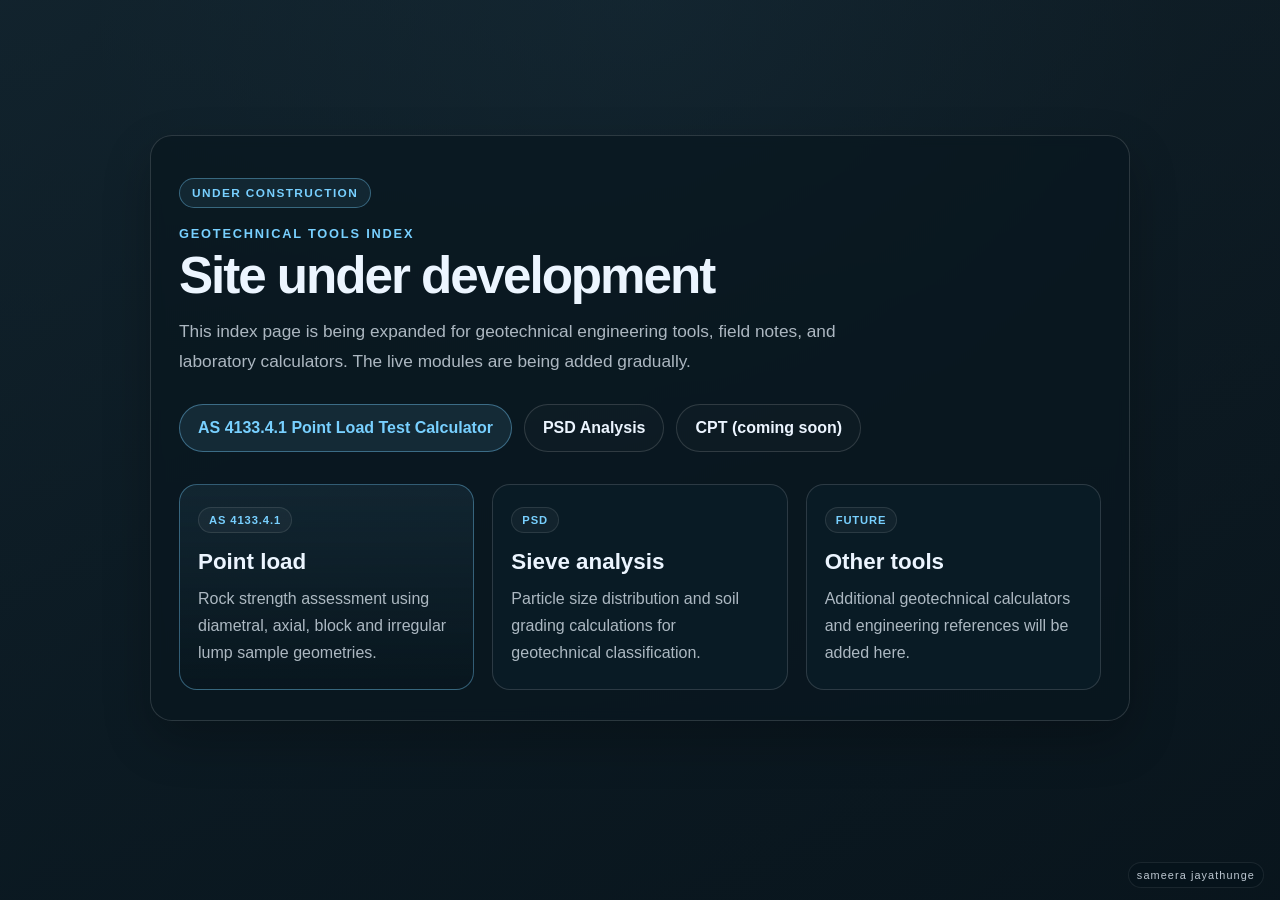
<file: index.html>
<!DOCTYPE html>
<html lang="en">
  <head>
    <meta charset="UTF-8" />
    <meta name="viewport" content="width=device-width, initial-scale=1.0" />
    <title>Geotechnical Tools Index • Under Construction</title>
    <meta
      name="description"
      content="Geotechnical Tools Index under construction with live calculators for soil and rock testing."
    />
    <link rel="stylesheet" href="style.css" />
  </head>
  <body class="construction-page">
    <div class="construction-shell">
      <div class="construction-badge">Under construction</div>

      <header class="hero">
        <p class="eyebrow">Geotechnical Tools Index</p>
        <h1>Site under development</h1>
        <p class="intro">
          This index page is being expanded for geotechnical engineering tools, field notes,
          and laboratory calculators. The live modules are being added gradually.
        </p>
      </header>

      <nav class="tool-nav" aria-label="Geotechnical tools">
        <a class="tool-link active" href="https://sameeraphy.github.io/as1726_geotech/point-load-test-calculator/">AS 4133.4.1 Point Load Test Calculator</a>
        <a class="tool-link" href="https://sameeraphy.github.io/as1726_geotech/PSD/">PSD Analysis</a>
        <a class="tool-link" href="#">CPT (coming soon)</a>
      </nav>

      <section class="module-grid" aria-label="Available modules">
        <article class="module-card active">
          <span class="tag">AS 4133.4.1</span>
          <h2>Point load</h2>
          <p>Rock strength assessment using diametral, axial, block and irregular lump sample geometries.</p>
        </article>

        <article class="module-card">
          <span class="tag">PSD</span>
          <h2>Sieve analysis</h2>
          <p>Particle size distribution and soil grading calculations for geotechnical classification.</p>
        </article>

        <article class="module-card">
          <span class="tag">Future</span>
          <h2>Other tools</h2>
          <p>Additional geotechnical calculators and engineering references will be added here.</p>
        </article>
      </section>
    </div>

    <div class="signature">sameera jayathunge</div>
  </body>
</html>
</file>
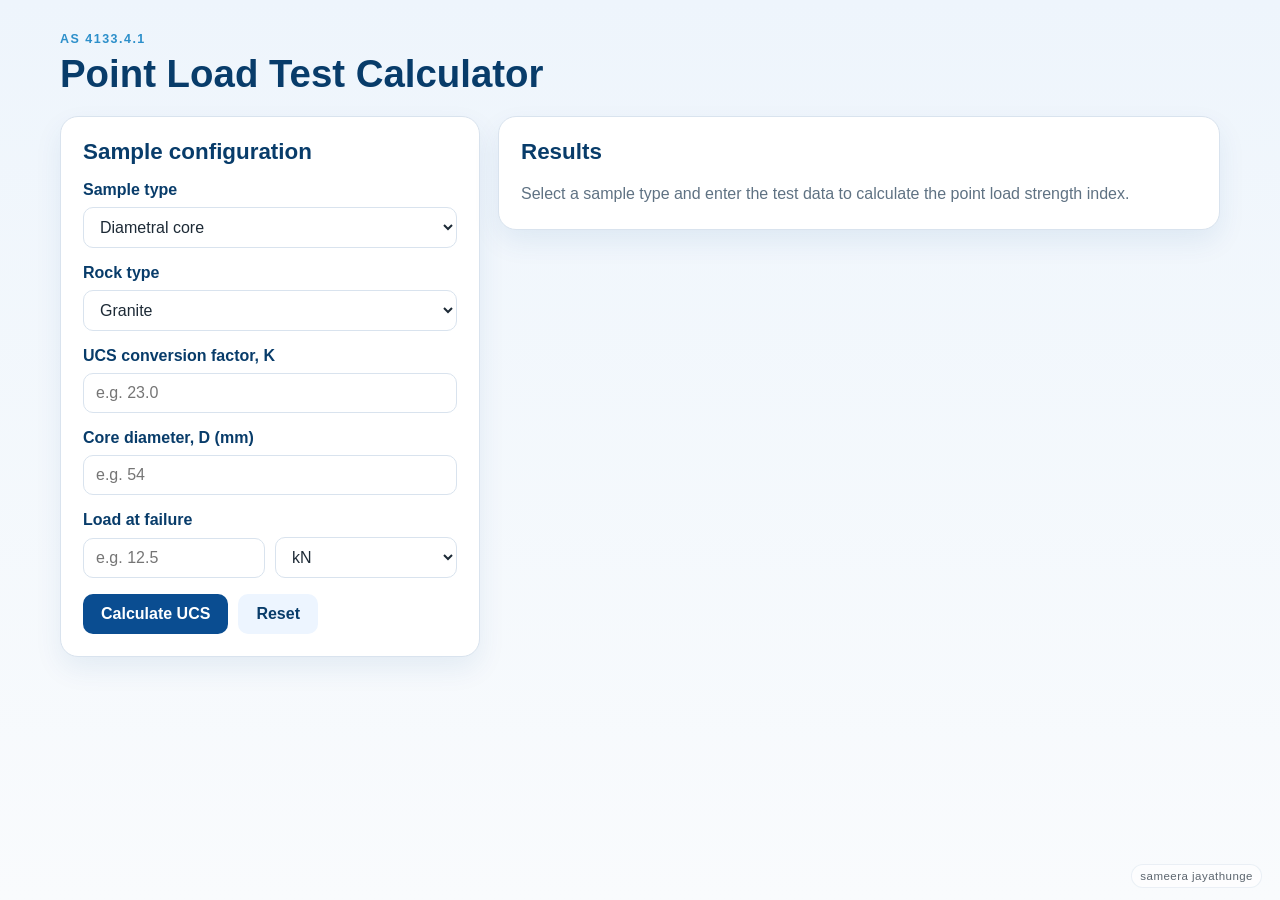
<file: point-load-test-calculator/index.html>
<!DOCTYPE html>
<html lang="en">
  <head>
    <meta charset="UTF-8" />
    <meta name="viewport" content="width=device-width, initial-scale=1.0" />
    <title>AS 4133.4.1 Point Load Test Calculator</title>
    <link rel="stylesheet" href="style.css" />
  </head>
  <body>
    <div class="page-shell">
      <header class="page-header">
        <div>
          <p class="eyebrow">AS 4133.4.1</p>
          <h1>Point Load Test Calculator</h1>
        </div>
      </header>

      <main class="app-grid">
        <section class="panel input-panel">
          <h2>Sample configuration</h2>

          <div class="field-group">
            <label for="sampleType">Sample type</label>
            <select id="sampleType">
              <option value="diametral">Diametral core</option>
              <option value="axial">Axial core</option>
              <option value="block">Block</option>
              <option value="irregular">Irregular lump</option>
            </select>
          </div>

          <div class="field-group">
            <label for="rockType">Rock type</label>
            <select id="rockType">
              <option value="granite">Granite</option>
              <option value="basalt">Basalt</option>
              <option value="limestone">Limestone</option>
              <option value="sandstone">Sandstone</option>
              <option value="siltstone">Siltstone</option>
              <option value="mudstone">Mudstone / shale</option>
              <option value="schist">Schist / gneiss</option>
              <option value="marble">Marble</option>
            </select>
          </div>

          <div class="field-group">
            <label for="kFactor">UCS conversion factor, K</label>
            <input
              id="kFactor"
              type="number"
              step="0.1"
              min="0.1"
              placeholder="e.g. 23.0"
            />
          </div>

          <div id="dynamicInputs"></div>

          <div class="field-group inline unit-group">
            <label for="loadUnit">Load at failure</label>
            <div class="inline-inputs">
              <input id="peakLoad" type="number" step="0.01" placeholder="e.g. 12.5" />
              <select id="loadUnit">
                <option value="kN">kN</option>
                <option value="N">N</option>
              </select>
            </div>
          </div>

          <div class="button-row">
            <button id="calculateBtn" type="button">Calculate UCS</button>
            <button id="resetBtn" type="button" class="secondary">Reset</button>
          </div>
        </section>

        <section class="panel results-panel">
          <h2>Results</h2>
          <div id="results" class="results-empty">
            Select a sample type and enter the test data to calculate the point load strength index.
          </div>
        </section>
      </main>
    </div>

    <div class="signature">sameera jayathunge</div>
    <script src="script.js"></script>
  </body>
</html>
</file>
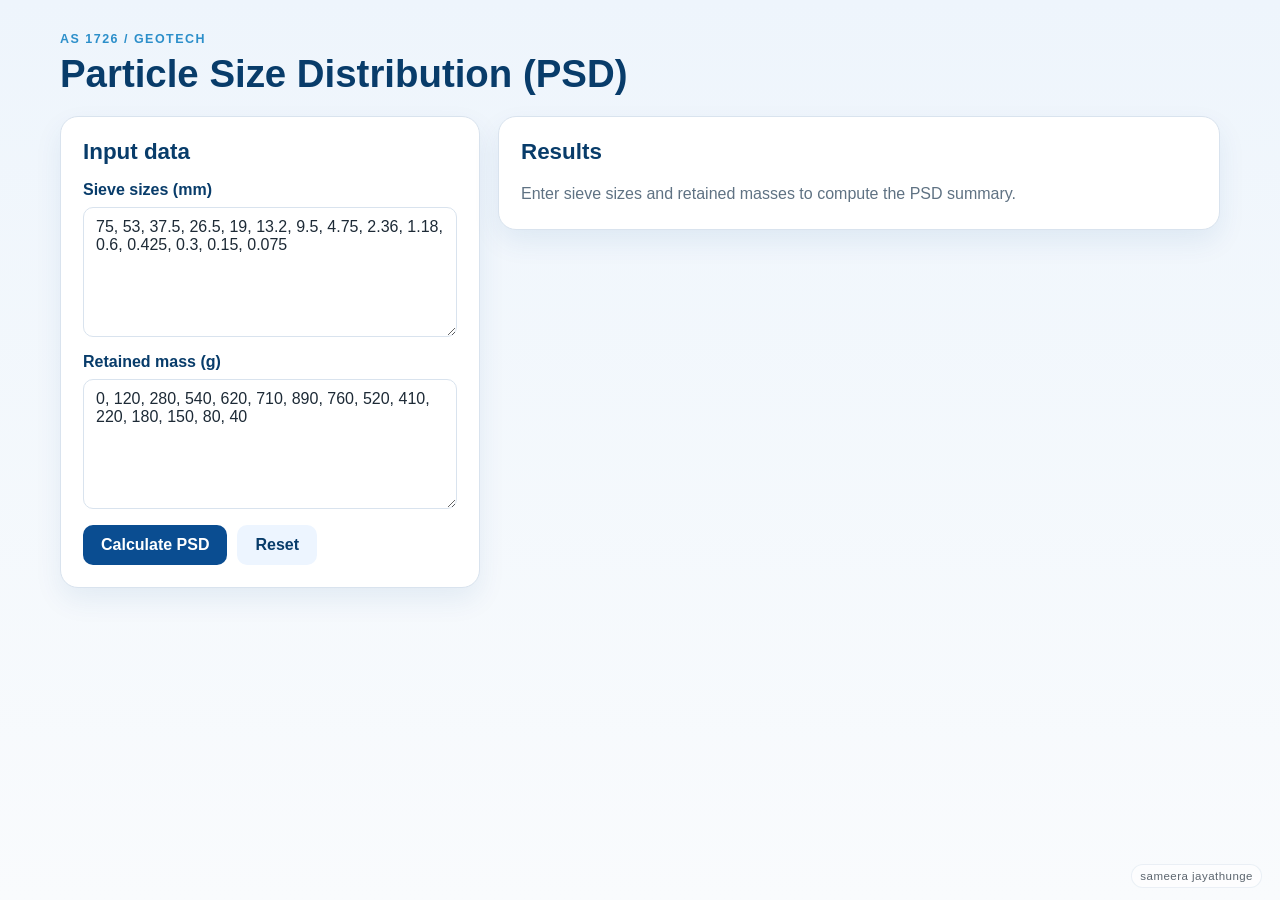
<file: PSD/index.html>
<!DOCTYPE html>
<html lang="en">
  <head>
    <meta charset="UTF-8" />
    <meta name="viewport" content="width=device-width, initial-scale=1.0" />
    <title>PSD Analysis</title>
    <link rel="stylesheet" href="style.css" />
  </head>
  <body>
    <div class="page-shell">
      <header class="page-header">
        <div>
          <p class="eyebrow">AS 1726 / Geotech</p>
          <h1>Particle Size Distribution (PSD)</h1>
        </div>
      </header>

      <main class="app-grid">
        <section class="panel input-panel">
          <h2>Input data</h2>

          <div class="field-group">
            <label for="sieveSizes">Sieve sizes (mm)</label>
            <textarea id="sieveSizes" rows="6" placeholder="e.g. 75, 53, 37.5, 26.5, 19, 13.2, 9.5, 4.75, 2.36, 1.18, 0.6, 0.425, 0.3, 0.15, 0.075">75, 53, 37.5, 26.5, 19, 13.2, 9.5, 4.75, 2.36, 1.18, 0.6, 0.425, 0.3, 0.15, 0.075</textarea>
          </div>

          <div class="field-group">
            <label for="retainedMasses">Retained mass (g)</label>
            <textarea id="retainedMasses" rows="6" placeholder="e.g. 0, 120, 280, 540, 620, 710, 890, 760, 520, 410, 220, 180, 150, 80, 40">0, 120, 280, 540, 620, 710, 890, 760, 520, 410, 220, 180, 150, 80, 40</textarea>
          </div>

          <div class="button-row">
            <button id="calculateBtn" type="button">Calculate PSD</button>
            <button id="resetBtn" type="button" class="secondary">Reset</button>
          </div>
        </section>

        <section class="panel results-panel">
          <h2>Results</h2>
          <div id="results" class="results-empty">
            Enter sieve sizes and retained masses to compute the PSD summary.
          </div>
        </section>
      </main>
    </div>

    <div class="signature">sameera jayathunge</div>
    <script src="script.js"></script>
  </body>
</html>
</file>
<file: style.css>
:root {
  --bg: #071a23;
  --panel: rgba(11, 29, 39, 0.88);
  --panel-strong: rgba(15, 38, 49, 0.96);
  --primary: #78d0ff;
  --primary-strong: #41b2e3;
  --text: #ecf5ff;
  --muted: rgba(236, 245, 255, 0.72);
  --border: rgba(255, 255, 255, 0.14);
  --shadow: 0 20px 48px rgba(0, 0, 0, 0.24);
}

* {
  box-sizing: border-box;
}

html {
  scroll-behavior: smooth;
}

body {
  margin: 0;
  font-family: "Segoe UI", Tahoma, sans-serif;
  background: linear-gradient(180deg, #061721 0%, #0b2231 100%);
  color: var(--text);
  min-height: 100vh;
}

a {
  color: inherit;
  text-decoration: none;
}

.construction-page {
  min-height: 100vh;
  display: flex;
  align-items: center;
  justify-content: center;
  padding: 36px 20px 80px;
  position: relative;
  background-image:
    linear-gradient(rgba(5, 18, 26, 0.68), rgba(5, 18, 26, 0.82)),
    radial-gradient(circle at top, rgba(120, 208, 255, 0.12), transparent 50%),
    linear-gradient(135deg, rgba(21, 51, 67, 0.9), rgba(7, 16, 23, 0.92));
}

.construction-shell {
  width: min(980px, 100%);
  background: rgba(9, 23, 31, 0.72);
  border: 1px solid var(--border);
  border-radius: 22px;
  box-shadow: var(--shadow);
  padding: 42px 28px 30px;
  backdrop-filter: blur(6px);
}

.construction-badge {
  display: inline-flex;
  align-items: center;
  justify-content: center;
  padding: 7px 12px;
  border-radius: 999px;
  border: 1px solid rgba(120, 208, 255, 0.38);
  background: rgba(120, 208, 255, 0.08);
  color: var(--primary);
  font-size: 0.74rem;
  letter-spacing: 0.12em;
  text-transform: uppercase;
  font-weight: 800;
}

.hero {
  margin-top: 18px;
}

.eyebrow {
  margin: 0 0 8px;
  color: var(--primary);
  font-size: 0.8rem;
  font-weight: 700;
  letter-spacing: 0.14em;
  text-transform: uppercase;
}

.hero h1 {
  margin: 0 0 14px;
  font-size: clamp(2.5rem, 4vw, 4.2rem);
  line-height: 1.05;
  letter-spacing: -0.04em;
}

.intro {
  margin: 0;
  max-width: 680px;
  color: var(--muted);
  line-height: 1.7;
  font-size: 1.08rem;
}

.tool-nav {
  display: flex;
  flex-wrap: wrap;
  gap: 12px;
  margin-top: 28px;
}

.tool-link {
  display: inline-flex;
  align-items: center;
  justify-content: center;
  min-height: 48px;
  padding: 0 18px;
  border: 1px solid var(--border);
  border-radius: 999px;
  background: rgba(255, 255, 255, 0.02);
  color: var(--text);
  font-weight: 600;
  transition: transform 0.2s ease, border-color 0.2s ease;
}

.tool-link:hover {
  transform: translateY(-1px);
  border-color: rgba(120, 208, 255, 0.5);
}

.tool-link.active {
  background: rgba(120, 208, 255, 0.1);
  border-color: rgba(120, 208, 255, 0.4);
  color: var(--primary);
}

.module-grid {
  display: grid;
  grid-template-columns: repeat(3, minmax(0, 1fr));
  gap: 18px;
  margin-top: 32px;
}

.module-card {
  background: var(--panel);
  border: 1px solid var(--border);
  border-radius: 18px;
  padding: 22px 18px;
  min-height: 180px;
}

.module-card.active {
  background: linear-gradient(180deg, rgba(120, 208, 255, 0.08), rgba(9, 23, 31, 0.92));
  border-color: rgba(120, 208, 255, 0.38);
}

.tag {
  display: inline-flex;
  align-items: center;
  border-radius: 999px;
  background: rgba(255, 255, 255, 0.04);
  border: 1px solid rgba(255, 255, 255, 0.1);
  color: var(--primary);
  padding: 6px 10px;
  font-size: 0.7rem;
  font-weight: 700;
  letter-spacing: 0.08em;
  text-transform: uppercase;
}

.module-card h2 {
  margin: 16px 0 10px;
  font-size: 1.4rem;
}

.module-card p {
  margin: 0;
  color: var(--muted);
  line-height: 1.7;
}

.signature {
  position: fixed;
  right: 16px;
  bottom: 12px;
  font-size: 0.68rem;
  letter-spacing: 0.1em;
  text-transform: lowercase;
  color: rgba(236, 245, 255, 0.8);
  background: rgba(6, 20, 28, 0.64);
  border: 1px solid rgba(255, 255, 255, 0.08);
  border-radius: 999px;
  padding: 6px 8px;
}

@media (max-width: 760px) {
  .construction-shell {
    padding: 30px 18px 24px;
  }

  .module-grid {
    grid-template-columns: 1fr;
  }

  .tool-nav {
    flex-direction: column;
  }

  .tool-link {
    width: 100%;
  }
}
</file>
<file: point-load-test-calculator/style.css>
:root {
  --bg: #f3f7fb;
  --panel: #ffffff;
  --panel-alt: #edf5ff;
  --primary: #0a4d91;
  --primary-deep: #083c6a;
  --accent: #2c8fca;
  --text: #1d2a36;
  --muted: #5f7283;
  --border: #d9e3ee;
  --danger: #b42318;
  --success: #0f766e;
  --shadow: 0 12px 28px rgba(10, 77, 145, 0.08);
}

* {
  box-sizing: border-box;
}

body {
  margin: 0;
  font-family: "Segoe UI", Tahoma, sans-serif;
  background: linear-gradient(180deg, #eef5fc 0%, #f9fbfd 100%);
  color: var(--text);
  min-height: 100vh;
  position: relative;
}

.page-shell {
  max-width: 1200px;
  margin: 0 auto;
  padding: 32px 20px 48px;
}

.page-header {
  margin-bottom: 20px;
}

.eyebrow {
  margin: 0 0 6px;
  color: var(--accent);
  font-size: 0.78rem;
  font-weight: 700;
  letter-spacing: 0.12em;
  text-transform: uppercase;
}

h1 {
  margin: 0;
  font-size: clamp(2rem, 3vw, 2.8rem);
  color: var(--primary-deep);
}

h2 {
  margin: 0 0 16px;
  font-size: 1.4rem;
  color: var(--primary-deep);
}

.app-grid {
  display: grid;
  grid-template-columns: minmax(300px, 420px) minmax(0, 1fr);
  gap: 18px;
  align-items: start;
}

.panel {
  background: var(--panel);
  border: 1px solid var(--border);
  border-radius: 18px;
  box-shadow: var(--shadow);
  padding: 22px;
}

.field-group {
  display: flex;
  flex-direction: column;
  gap: 8px;
  margin-bottom: 16px;
}

.inline {
  margin-top: 12px;
}

.inline-inputs {
  display: flex;
  gap: 10px;
  align-items: center;
}

label {
  font-weight: 600;
  color: var(--primary-deep);
}

input,
select,
button {
  font: inherit;
}

input,
select {
  width: 100%;
  border: 1px solid var(--border);
  border-radius: 10px;
  padding: 10px 12px;
  background: #fff;
  color: var(--text);
}

input:focus,
select:focus {
  outline: 2px solid rgba(44, 143, 202, 0.2);
  border-color: var(--accent);
}

button {
  border: none;
  border-radius: 10px;
  padding: 11px 18px;
  font-weight: 700;
  cursor: pointer;
  transition: transform 0.15s ease, opacity 0.15s ease;
}

button:hover {
  transform: translateY(-1px);
}

#calculateBtn {
  background: var(--primary);
  color: #fff;
}

button.secondary {
  background: var(--panel-alt);
  color: var(--primary-deep);
}

.button-row {
  display: flex;
  gap: 10px;
  margin-top: 16px;
}

.results-empty {
  color: var(--muted);
  line-height: 1.6;
}

.result-card {
  display: grid;
  gap: 18px;
}

.summary-grid {
  display: grid;
  grid-template-columns: repeat(auto-fit, minmax(150px, 1fr));
  gap: 12px;
}

.metric {
  background: var(--panel-alt);
  border: 1px solid var(--border);
  border-radius: 12px;
  padding: 12px 14px;
}

.metric .label {
  display: block;
  color: var(--muted);
  font-size: 0.8rem;
  margin-bottom: 6px;
}

.metric strong {
  font-size: 1.16rem;
  color: var(--primary-deep);
}

.formula-box {
  background: #f8fbff;
  border: 1px solid var(--border);
  border-radius: 12px;
  padding: 16px;
  line-height: 1.7;
  color: var(--text);
}

.formula-box h3 {
  margin: 0 0 10px;
  color: var(--primary-deep);
  font-size: 1.05rem;
}

.formula-box .equation {
  font-weight: 700;
  color: var(--primary-deep);
}

.sketch-wrap {
  background: #f7faff;
  border: 1px solid var(--border);
  border-radius: 12px;
  overflow: hidden;
}

.sketch-wrap svg {
  display: block;
  width: 100%;
  height: auto;
  background: linear-gradient(180deg, #f9fcff 0%, #edf5ff 100%);
}

.note {
  margin: 0;
  color: var(--muted);
  font-size: 0.94rem;
  line-height: 1.6;
}

.error {
  padding: 14px 16px;
  background: rgba(180, 35, 24, 0.08);
  border: 1px solid rgba(180, 35, 24, 0.25);
  color: var(--danger);
  border-radius: 12px;
  font-weight: 600;
}

.signature {
  position: fixed;
  right: 18px;
  bottom: 12px;
  font-size: 0.72rem;
  letter-spacing: 0.04em;
  color: rgba(29, 42, 54, 0.72);
  background: rgba(255, 255, 255, 0.6);
  padding: 5px 8px;
  border-radius: 999px;
  border: 1px solid rgba(13, 77, 145, 0.08);
  backdrop-filter: blur(2px);
}

@media (max-width: 820px) {
  .app-grid {
    grid-template-columns: 1fr;
  }

  .page-shell {
    padding-top: 24px;
  }
}
</file>
<file: PSD/style.css>
:root {
  --bg: #f3f7fb;
  --panel: #ffffff;
  --panel-alt: #edf5ff;
  --primary: #0a4d91;
  --primary-deep: #083c6a;
  --accent: #2c8fca;
  --text: #1d2a36;
  --muted: #5f7283;
  --border: #d9e3ee;
  --danger: #b42318;
  --shadow: 0 12px 28px rgba(10, 77, 145, 0.08);
}

* {
  box-sizing: border-box;
}

body {
  margin: 0;
  font-family: "Segoe UI", Tahoma, sans-serif;
  background: linear-gradient(180deg, #eef5fc 0%, #f9fbfd 100%);
  color: var(--text);
  min-height: 100vh;
  position: relative;
}

.page-shell {
  max-width: 1200px;
  margin: 0 auto;
  padding: 32px 20px 48px;
}

.page-header {
  margin-bottom: 20px;
}

.eyebrow {
  margin: 0 0 6px;
  color: var(--accent);
  font-size: 0.78rem;
  font-weight: 700;
  letter-spacing: 0.12em;
  text-transform: uppercase;
}

h1 {
  margin: 0;
  font-size: clamp(2rem, 3vw, 2.8rem);
  color: var(--primary-deep);
}

h2 {
  margin: 0 0 16px;
  font-size: 1.4rem;
  color: var(--primary-deep);
}

.app-grid {
  display: grid;
  grid-template-columns: minmax(300px, 420px) minmax(0, 1fr);
  gap: 18px;
  align-items: start;
}

.panel {
  background: var(--panel);
  border: 1px solid var(--border);
  border-radius: 18px;
  box-shadow: var(--shadow);
  padding: 22px;
}

.field-group {
  display: flex;
  flex-direction: column;
  gap: 8px;
  margin-bottom: 16px;
}

label {
  font-weight: 600;
  color: var(--primary-deep);
}

textarea,
button {
  font: inherit;
}

textarea {
  width: 100%;
  border: 1px solid var(--border);
  border-radius: 10px;
  padding: 10px 12px;
  background: #fff;
  color: var(--text);
  resize: vertical;
}

textarea:focus {
  outline: 2px solid rgba(44, 143, 202, 0.2);
  border-color: var(--accent);
}

button {
  border: none;
  border-radius: 10px;
  padding: 11px 18px;
  font-weight: 700;
  cursor: pointer;
  transition: transform 0.15s ease, opacity 0.15s ease;
}

button:hover {
  transform: translateY(-1px);
}

#calculateBtn {
  background: var(--primary);
  color: #fff;
}

button.secondary {
  background: var(--panel-alt);
  color: var(--primary-deep);
}

.button-row {
  display: flex;
  gap: 10px;
  margin-top: 16px;
}

.results-empty {
  color: var(--muted);
  line-height: 1.6;
}

.result-card {
  display: grid;
  gap: 18px;
}

.summary-grid {
  display: grid;
  grid-template-columns: repeat(auto-fit, minmax(150px, 1fr));
  gap: 12px;
}

.metric {
  background: var(--panel-alt);
  border: 1px solid var(--border);
  border-radius: 12px;
  padding: 12px 14px;
}

.metric .label {
  display: block;
  color: var(--muted);
  font-size: 0.8rem;
  margin-bottom: 6px;
}

.metric strong {
  font-size: 1.12rem;
  color: var(--primary-deep);
}

.table-wrap,
.chart-wrap {
  background: #f8fbff;
  border: 1px solid var(--border);
  border-radius: 12px;
  overflow: hidden;
}

.table-wrap table {
  width: 100%;
  border-collapse: collapse;
  font-size: 0.94rem;
}

.table-wrap th,
.table-wrap td {
  padding: 10px 12px;
  border-bottom: 1px solid var(--border);
  text-align: left;
}

.table-wrap th {
  background: #eef7ff;
  color: var(--primary-deep);
}

.chart-wrap svg {
  display: block;
  width: 100%;
  height: auto;
  background: linear-gradient(180deg, #f9fcff 0%, #edf5ff 100%);
}

.note {
  margin: 0;
  color: var(--muted);
  font-size: 0.94rem;
  line-height: 1.6;
}

.error {
  padding: 14px 16px;
  background: rgba(180, 35, 24, 0.08);
  border: 1px solid rgba(180, 35, 24, 0.25);
  color: var(--danger);
  border-radius: 12px;
  font-weight: 600;
}

.signature {
  position: fixed;
  right: 18px;
  bottom: 12px;
  font-size: 0.72rem;
  letter-spacing: 0.04em;
  color: rgba(29, 42, 54, 0.72);
  background: rgba(255, 255, 255, 0.6);
  padding: 5px 8px;
  border-radius: 999px;
  border: 1px solid rgba(13, 77, 145, 0.08);
  backdrop-filter: blur(2px);
}

@media (max-width: 820px) {
  .app-grid {
    grid-template-columns: 1fr;
  }

  .page-shell {
    padding-top: 24px;
  }
}
</file>
